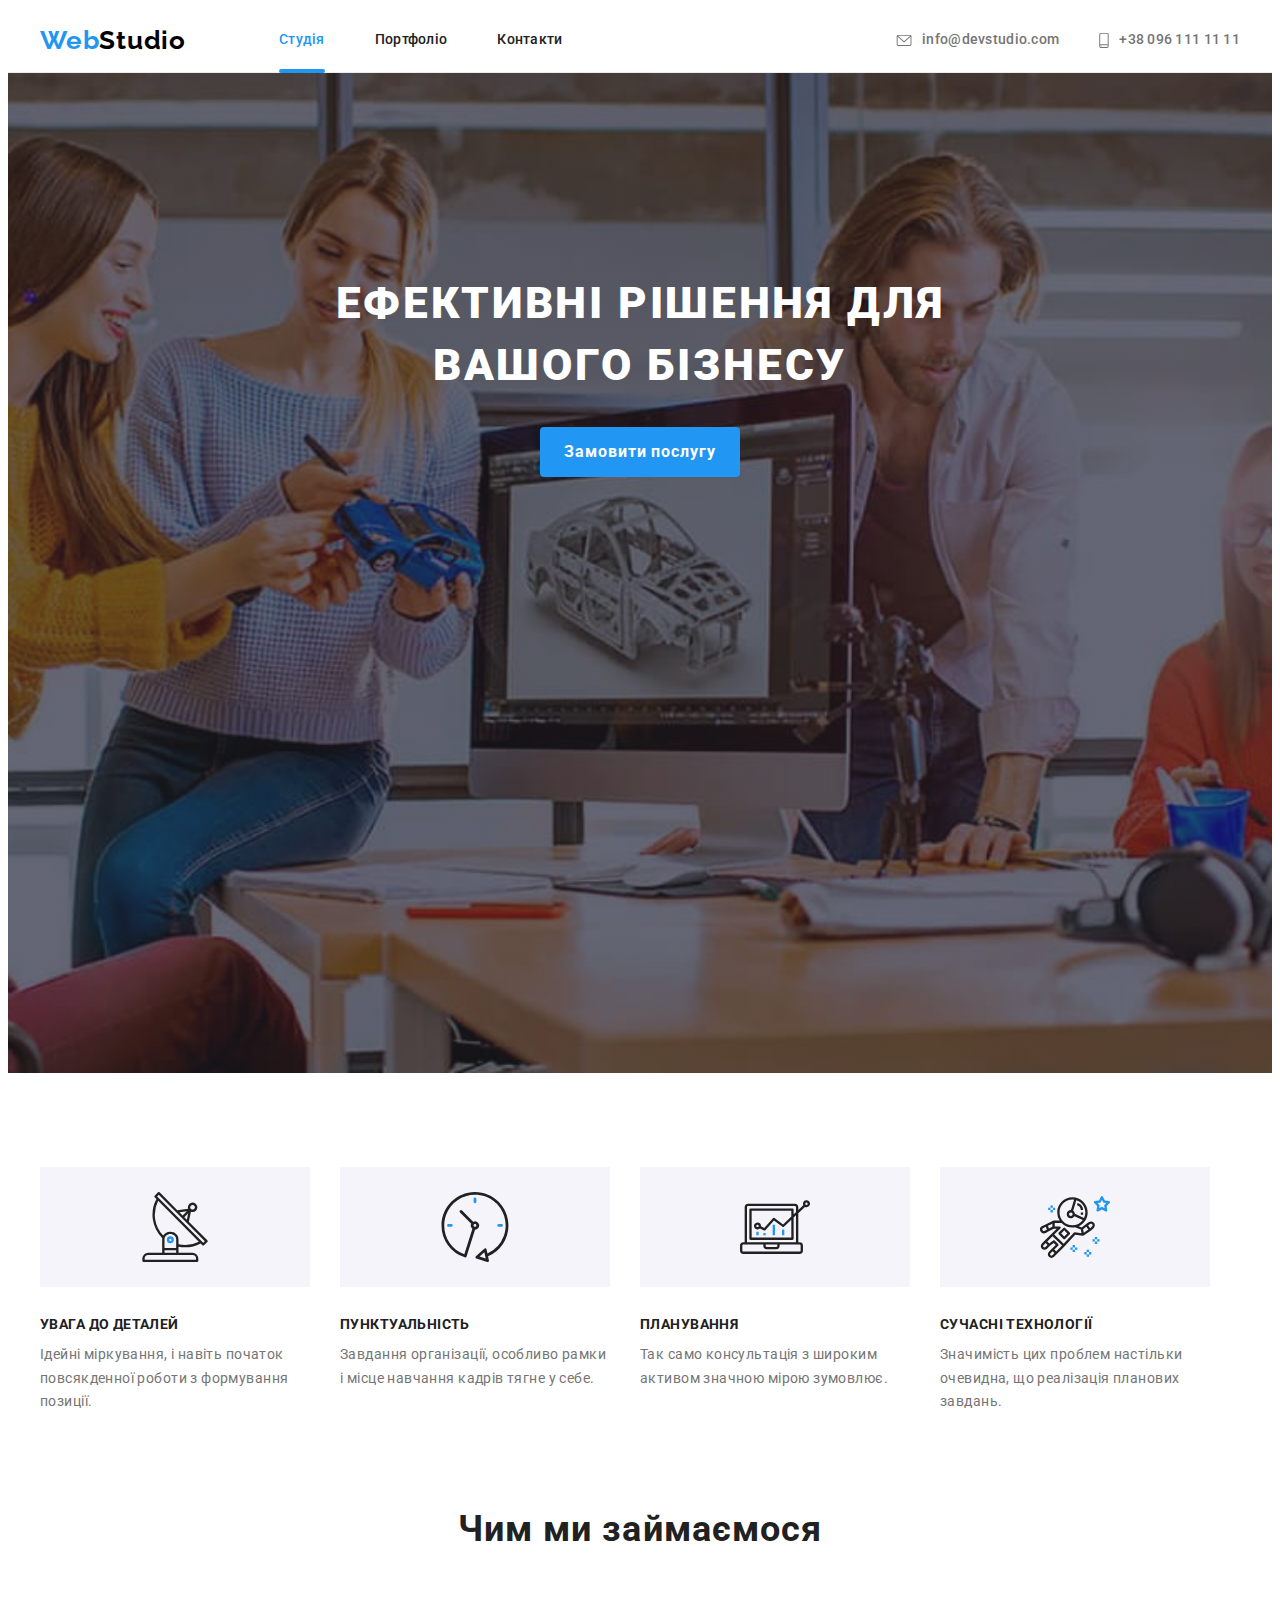
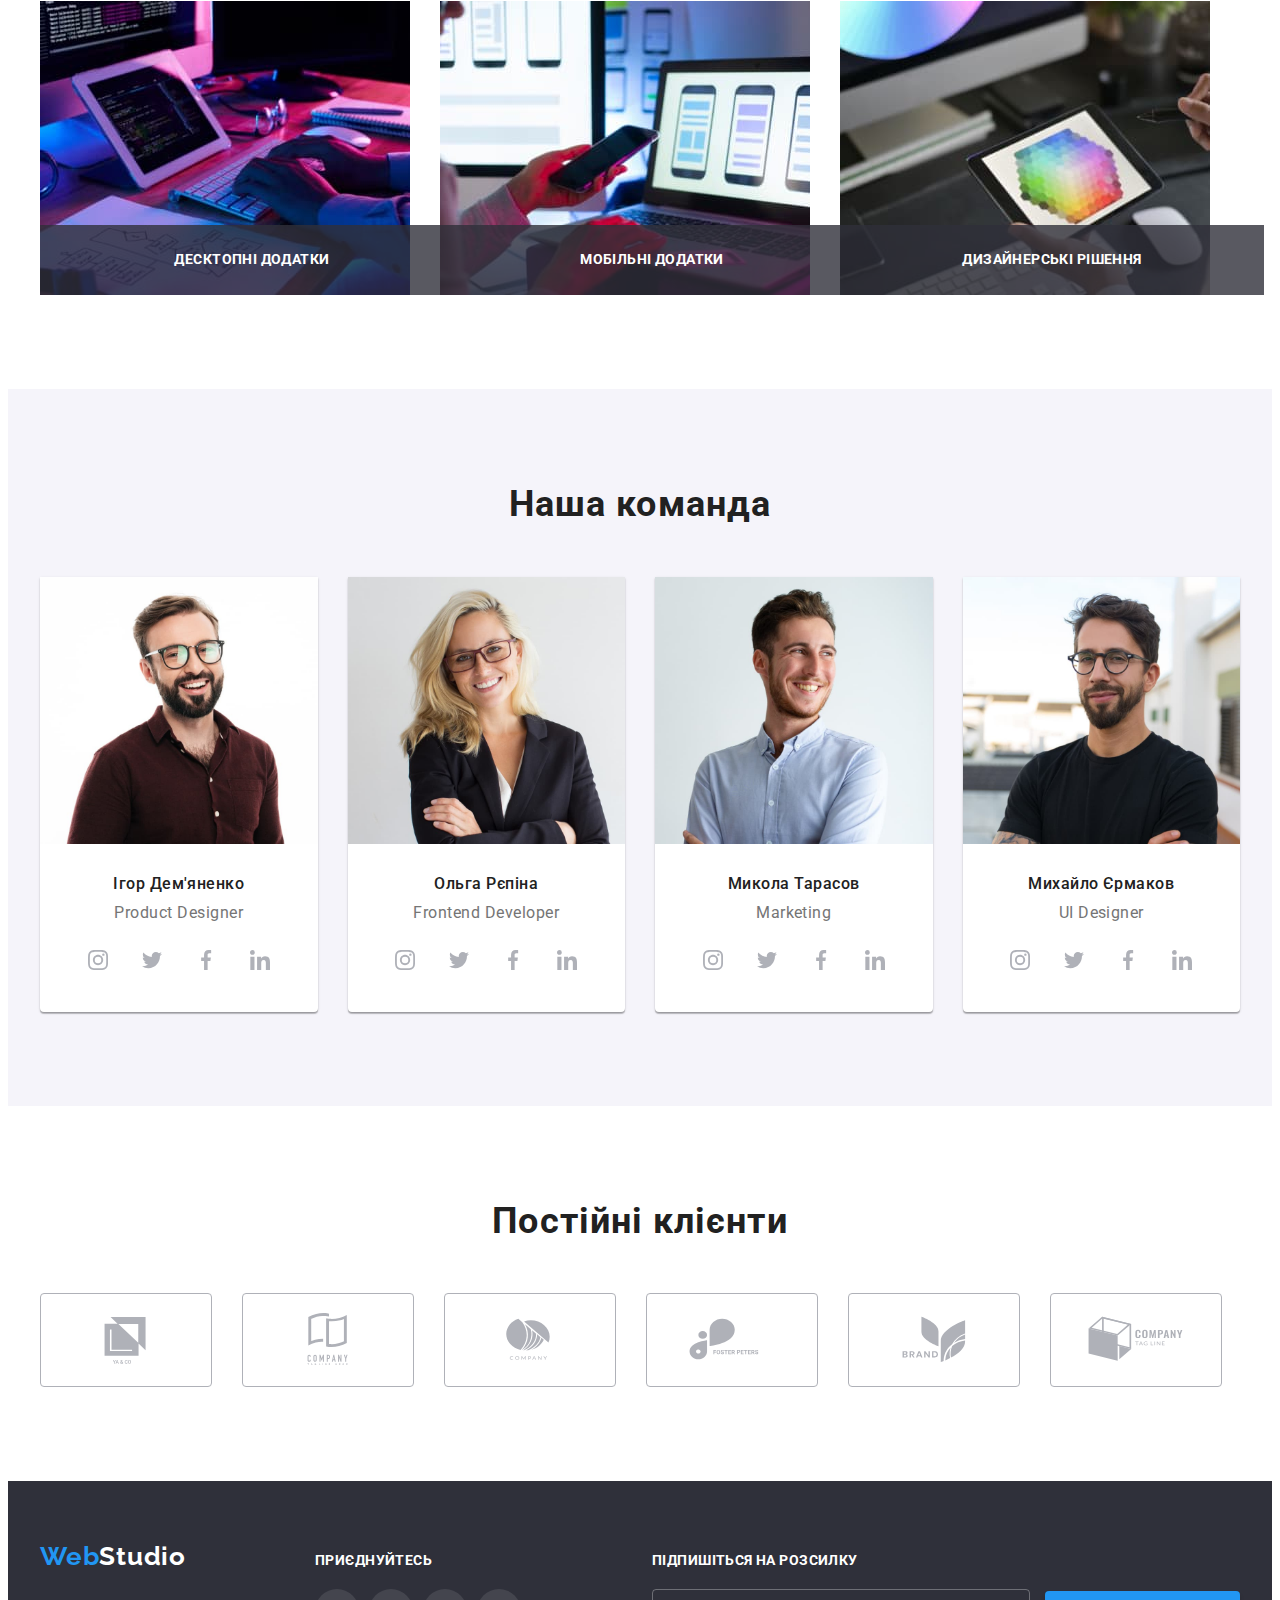
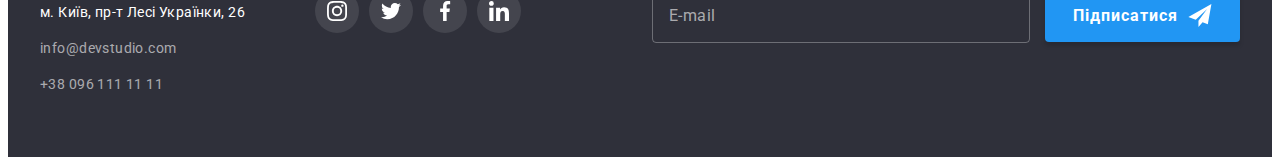
<file: index.html>
<!DOCTYPE html>
<html lang="uk">
<head>
    <meta charset="UTF-8">
    <meta http-equiv="X-UA-Compatible" content="IE=edge">
    <meta name="viewport" content="width=device-width, initial-scale=1.0">
    <title>webstudio</title>
    <link rel="preconnect" href="https://fonts.googleapis.com">
    <link rel="preconnect" href="https://fonts.gstatic.com" crossorigin>
    <link href="https://fonts.googleapis.com/css2?family=Raleway:wght@700&family=Roboto:wght@400;500;700;900&display=swap"
        rel="stylesheet">
    <link rel="stylesheet" href="https://cdnjs.cloudflare.com/ajax/libs/modern-normalize/1.1.0/modern-normalize.min.css"
        integrity="sha512-wpPYUAdjBVSE4KJnH1VR1HeZfpl1ub8YT/NKx4PuQ5NmX2tKuGu6U/JRp5y+Y8XG2tV+wKQpNHVUX03MfMFn9Q=="
        crossorigin="anonymous" referrerpolicy="no-referrer" />
    <link rel="stylesheet" href="./css/styles.css">
</head>
<body>
    <header class="header">
        <div class="container header-container">
            <a href="index.html" class="header-logo link"> <span class="header-logo">Web</span>Studio</a>
            <nav class="header-nav">
                <ul class="header-list list">
                    <li class="header-element"><a href="index.html" class="header-link header-link-active link"><div class="active-liner"></div>Студія</a></li>
                    <li class="header-element"><a href="portfolio.html" class="header-link link">Портфоліо</a></li>
                    <li class="header-element"><a href="" class="header-link link">Контакти</a></li>
                </ul>
            </nav>
            <ul class="contacts-list list">
                <li class="contacts-element"><a href="mailto:info@devstudio.com" class="header-mail link"> 
                    <svg class="contacts-icon envelope">
                        <use href="./img/symbol-defs.svg#icon-envelope"></use>
                    </svg>info@devstudio.com</a>
                </li>
                <li class="contacts-element"><a href="tel:+380961111111" class="header-tel link">
                    <svg class="contacts-icon smartphone">
                        <use href="./img/symbol-defs.svg#icon-smartphone"></use>
                    </svg>+38 096 111 11 11</a>
                </li>
            </ul>
        </div>
    </header>
    <main>
        <section class="decision overlay section">
            <div class="container ">
                <h1 class="decision-heading">Ефективні рішення  для <br> вашого бізнесу</h1>
                <button type="button" class="btn" data-modal-open>Замовити послугу</button>
            </div>
        </section>
    
        <section class="benefits section">
            <div class="container">
                <h2 class="visually-hidden">переваги</h2>
                <ul class="benefits-list list">
                    <li class="benefits-element">
                        <div class="benefits-icons">
                            <svg width="70" height="70">
                                <use href="./img/symbol-defs.svg#icon-antenna-1"></use>
                            </svg>
                        </div>
                        <h3 class="benefit-heading">УВАГА ДО ДЕТАЛЕЙ</h3>
                        <p class="subtitle">Ідейні міркування, і навіть початок повсякденної роботи з формування позиції.</p>
                    </li>
                    <li class="benefits-element">
                        <div class="benefits-icons">
                            <svg width="70" height="70">
                                <use href="./img/symbol-defs.svg#icon-clock-1"></use>
                            </svg>
                        </div>
                        <h3 class="benefit-heading">ПУНКТУАЛЬНІСТЬ</h3>
                        <p class="subtitle">Завдання організації, особливо рамки і місце навчання кадрів тягне у себе.</p>
                    </li>
                    <li class="benefits-element">
                        <div class="benefits-icons">
                            <svg width="70" height="70">
                                <use href="./img/symbol-defs.svg#icon-diagram-1"></use>
                            </svg>
                        </div>
                        <h3 class="benefit-heading">ПЛАНУВАННЯ</h3>
                        <p class="subtitle"> Так само консультація з широким активом значною мірою зумовлює.</p>
                    </li>
                    <li class="benefits-element">
                        <div class="benefits-icons">
                            <svg width="70" height="70">
                                <use href="./img/symbol-defs.svg#icon-astronaut-1"></use>
                            </svg>
                        </div>
                        <h3 class="benefit-heading">СУЧАСНІ ТЕХНОЛОГІЇ</h3>
                        <p class="subtitle">Значимість цих проблем настільки очевидна, що реалізація планових завдань.</p>
                    </li>
                </ul>
          </div>
        </section>
        
        <section class="work section">
            <div class="container">

                <h2 class="work-heading heading">Чим ми займаємося</h2>
                <ul class="work-list list"> 
                    <li class="work-element">
                        <img 
                            src="./img/img.jpg"
                            alt="Десктопні додатки"
                            width="370" 
                            class="work-img"
                        />
                        <p class="work-cover-text">Десктопні додатки</p>
                    </li>
                    <li class="work-element">
                        <img
                            src="./img/img1.jpg"
                            alt="мобільні додатки"
                            width="370"
                            class="work-img"
                        />
                        <p class="work-cover-text">Мобільні додатки</p>
                    </li>
                    <li class="work-element">
                        <img
                            src="./img/img2.jpg"
                            alt="дизайнерські рішення"
                            width="370"
                            class="work-img"
                        />
                        <p class="work-cover-text">Дизайнерські рішення</p>
                    </li>
            </ul>

           </div>
    
        </section>
    
        <section class="team section">
            <div class="container">
                <h2 class="team-heading heading">Наша команда</h2>
                <ul class="team-list list">
                    <li class="team-element">
                        <img src="./img/img3.jpg" alt="Ігор Дем'яненко" width="270" class="team-img">
                        <div class="team-inform">
                            <h3 class="headline">Ігор Дем'яненко</h3>
                            <p class="team-subtitle">Product Designer</p>
                            <ul class="team-list-icon list">
                                <li class="team-icon">
                                    <a href="" class="link team-icon-svg">
                                        <svg width="20" height="20">
                                            <use href="./img/symbol-defs.svg#icon-instagram-2"></use>
                                        </svg>
                                    </a>
                                </li>
                                <li class="team-icon">
                                    <a href="" class="link team-icon-svg">
                                        <svg width="20" height="20">
                                            <use href="./img/symbol-defs.svg#icon-twitter-2"></use>
                                        </svg>
                                    </a>
                                </li>
                                <li  class="team-icon">
                                    <a href="" class="link team-icon-svg">
                                        <svg width="20" height="20">
                                            <use href="./img/symbol-defs.svg#icon-facebook-2"></use>
                                        </svg>
                                    </a>
                                </li>
                                <li class="team-icon">
                                    <a href="" class="link team-icon-svg">
                                        <svg width="20" height="20">
                                            <use href="./img/symbol-defs.svg#icon-linkedin-2"></use>
                                        </svg>
                                    </a>
                                </li>
                            </ul>
                        </div>
                    </li>
                    <li class="team-element">
                        <img src="./img/img4.jpg" alt="Ольга Рєпіна" width="270" class="team-img">
                        <div class="team-inform">
                            <h3 class="headline">Ольга Рєпіна</h3>
                            <p class="team-subtitle">Frontend Developer</p>
                            <ul class="team-list-icon list">
                                <li class="team-icon">
                                    <a href="" class="link team-icon-svg">
                                        <svg width="20" height="20">
                                            <use href="./img/symbol-defs.svg#icon-instagram-2"></use>
                                        </svg>
                                    </a>
                                </li>
                                <li class="team-icon">
                                    <a href="" class="link team-icon-svg">
                                        <svg width="20" height="20">
                                            <use href="./img/symbol-defs.svg#icon-twitter-2"></use>
                                        </svg>
                                    </a>
                                </li>
                                <li class="team-icon">
                                    <a href="" class="link team-icon-svg">
                                        <svg width="20" height="20">
                                            <use href="./img/symbol-defs.svg#icon-facebook-2"></use>
                                        </svg>
                                    </a>
                                </li>
                                <li class="team-icon">
                                    <a href="" class="link team-icon-svg">
                                        <svg width="20" height="20">
                                            <use href="./img/symbol-defs.svg#icon-linkedin-2"></use>
                                        </svg>
                                    </a>
                                </li>
                            </ul>
                        </div>
                    </li>
                    <li class="team-element">
                        <img src="./img/img5.jpg" alt="Микола Тарасов" width="270" class="team-img">
                        <div class="team-inform">
                            <h3 class="headline">Микола Тарасов</h3>
                            <p class="team-subtitle">Marketing</p>
                            <ul class="team-list-icon list">
                                <li class="team-icon">
                                    <a href="" class="link team-icon-svg">
                                        <svg width="20" height="20">
                                            <use href="./img/symbol-defs.svg#icon-instagram-2"></use>
                                        </svg>
                                    </a>
                                </li>
                                <li class="team-icon">
                                    <a href="" class="link team-icon-svg">
                                        <svg width="20" height="20">
                                            <use href="./img/symbol-defs.svg#icon-twitter-2"></use>
                                        </svg>
                                    </a>
                                </li>
                                <li class="team-icon">
                                    <a href="" class="link team-icon-svg">
                                        <svg width="20" height="20">
                                            <use href="./img/symbol-defs.svg#icon-facebook-2"></use>
                                        </svg>
                                    </a>
                                </li>
                                <li class="team-icon">
                                    <a href="" class="link team-icon-svg">
                                        <svg width="20" height="20">
                                            <use href="./img/symbol-defs.svg#icon-linkedin-2"></use>
                                        </svg>
                                    </a>
                                </li>
                            </ul>
                        </div>
                    </li>
                    <li class="team-element">
                        <img src="./img/img6.jpg" alt="Михайло Єрмаков" width="270" class="team-img">
                        <div class="team-inform">
                            <h3 class="headline">Михайло Єрмаков</h3>
                            <p class="team-subtitle">UI Designer</p>
                            <ul class="team-list-icon list">
                                <li class="team-icon">
                                    <a href="" class="link team-icon-svg">
                                        <svg width="20" height="20">
                                            <use href="./img/symbol-defs.svg#icon-instagram-2"></use>
                                        </svg>
                                    </a>
                                </li>
                                <li class="team-icon">
                                    <a href="" class="link team-icon-svg">
                                        <svg width="20" height="20">
                                            <use href="./img/symbol-defs.svg#icon-twitter-2"></use>
                                        </svg>
                                    </a>
                                </li>
                                <li class="team-icon">
                                    <a href="" class="link team-icon-svg">
                                        <svg width="20" height="20">
                                            <use href="./img/symbol-defs.svg#icon-facebook-2"></use>
                                        </svg>
                                    </a>
                                </li>
                                <li class="team-icon">
                                    <a href="" class="link team-icon-svg">
                                        <svg width="20" height="20">
                                            <use href="./img/symbol-defs.svg#icon-linkedin-2"></use>
                                        </svg>
                                    </a>
                                </li>
                            </ul>
                        </div>
                    </li>
                </ul>
            </div>
    
        </section>
        <section class="customers section">
            <div class="container">
                <h2 class="customers-heading heading">Постійні клієнти</h2>
                <ul class="customers-list list">
                    <li class="customers-icon"> <a href="" class="customers-icon-link link">
                        <svg width="160" height="60">
                            <use href="./img/symbol-defs.svg#icon-Logo-1"></use>
                        </svg></a>
                    </li>
                    <li class="customers-icon"> <a href="" class="customers-icon-link link">
                        <svg width="160" height="60">
                            <use href="./img/symbol-defs.svg#icon-Logo-2"></use>
                        </svg></a>
                    </li>
                    <li class="customers-icon"> <a href="" class="customers-icon-link link">
                        <svg width="160" height="60">
                            <use href="./img/symbol-defs.svg#icon-Logo-3"></use>
                        </svg></a>
                    </li>
                    <li class="customers-icon"> <a href="" class="customers-icon-link link">
                        <svg width="160" height="60" class="customers-icon-svg">
                            <use href="./img/symbol-defs.svg#icon-Logo-4"></use>
                        </svg></a>
                    </li>
                    <li class="customers-icon"><a href="" class="customers-icon-link link">
                        <svg width="160" height="60">
                            <use href="./img/symbol-defs.svg#icon-Logo-5"></use>
                        </svg></a>
                    </li>
                    <li class="customers-icon"> <a href="" class="customers-icon-link link">
                        <svg width="160" height="60">
                            <use href="./img/symbol-defs.svg#icon-Logo-6"></use>
                        </svg></a>
                    </li>
                </ul>
            </div>
        </section>
    </main>
    <footer>
        <div class="container footer-container">
            <div class="">
                <a href="index.html" class="footer-logo link"> <span class="footer-logo">Web</span>Studio</a>
            
                <address class="footer-address">
                    <ul class="list footer-list">
                        <li class="footer-element"><a href="https://goo.gl/maps/XC93UawWn5YDiqj28" target="_blank" rel="noopeneer noreferrer nofollow" class="footer-addres link">м. Київ, пр-т Лесі Українки, 26</a></li>
                        <li class="footer-element"><a href="mailto:info@devstudio.com" class="footer-mail-tel  link">info@devstudio.com</a></li>
                        <li class="footer-element"><a href="tel:+380961111111" class="footer-mail-tel link">+38 096 111 11 11</a></li>
                    </ul>
                </address>
            </div>
            
       

            <div class="footer-social-container">
                <p class="footer-heading">приєднуйтесь</p>
                <ul class="footer-social-list list">
                    <li class="footer-social-element">
                        <a href="" class="footer-social-icon-svg">
                            <svg width="20" height="20">
                                <use href="./img/symbol-defs.svg#icon-instagram-1"></use>
                            </svg>
                        </a>
                    </li>
                    <li class="footer-social-element">
                        <a href="" class="footer-social-icon-svg">
                            <svg width="20" height="20">
                                <use href="./img/symbol-defs.svg#icon-twitter-1"></use>
                            </svg>
                        </a>
                    </li>
                    <li class="footer-social-element">
                        <a href="" class="footer-social-icon-svg">
                            <svg width="20" height="20">
                                <use href="./img/symbol-defs.svg#icon-facebook-1"></use>
                            </svg>
                        </a>
                    </li>
                    <li class="footer-social-element">
                        <a href="" class="footer-social-icon-svg">
                            <svg width="20" height="20">
                                <use href="./img/symbol-defs.svg#icon-linkedin-1"></use>
                            </svg>
                        </a>
                    </li>
                </ul>
            </div>
            <div class="footer-form">
                <p class="footer-heading">Підпишіться на розсилку</p>
                <form action=" " class="subscribe-form">
                    <input type="email" name="email" class="footer-form-email" placeholder="E-mail">
                    <button type="submit" class="subscribe-btn btn">Підписатися
                        <svg class="subscribe-btn-icon" width="24" height="24">
                            <use href="img/symbol-defs.svg#icon-send"></use>
                        </svg>
                    </button>
                </form>


            </div>
        </div>
    </footer>
    <div class="backdrop is-hidden" data-modal>
        <div class="modal">
            <button type="button" class="modal-button" data-modal-close>
                <svg width="18" height="18" class="modal-button-svg">
                    <use href="./img/symbol-defs.svg#icon-close-black"></use>
                </svg>
            </button>

            <p class="modal-heading">Залиште свої дані, ми вам передзвонимо</p>
            <form action="">
                <div class="modal-input-group">
                    <label for="name">Ім'я</label>
                    <div class="modal-input-wrapper">
                        <input type="text" class="modal-input" name="name" id="name" required>
                        <svg class="modal-input-icon" width="18" height="18">
                            <use href="./img/symbol-defs.svg#icon-person"></use>
                        </svg>
                    </div>
                </div>
                <div class="modal-input-group">
                    <label for="tel">Телефон</label>
                    <div class="modal-input-wrapper">
                        <input type="tel" class="modal-input" id="tel" value="+380" name="tel" pattern="[\+]\d{3}\s[\(]\d{2}[\)]\s\d{3}[\-]\d{2}[\-]\d{2}" required>
                        <svg class="modal-input-icon" width="18" height="18">
                            <use href="./img/symbol-defs.svg#icon-phone"></use>
                        </svg>
                    </div>
                </div>
                <div class="modal-input-group">
                    <label for="email">Пошта</label>
                    <div class="modal-input-wrapper">
                        <input type="email" class="modal-input" name="email" id="email" required>
                        <svg class="modal-input-icon" width="18" height="18">
                            <use href="./img/symbol-defs.svg#icon-email"></use>
                        </svg>
                    </div>
                </div>
                <div class="modal-input-group">
                    <label for="comment">Коментар</label>
                    <textarea name="comment" id="comment" class="modal-text" placeholder="Введіть текст"></textarea>
                </div>
                <div class="modal-input-group-checkbox">
                    <input type="checkbox" name="politic" id="politic" class="modal-politic-check visually-hidden">
                    <label for="politic" class="modal-politic-label">Погоджуюся з розсилкою та приймаю <a href="" class="link-politic">Умови договору</a></label>
                </div>
                <button type="submit" class="btn modal-btn">Відправити</button>
            </form>
    
        </div>
    
    </div>
    <script src="./js/modal.js"></script>

</body>
</html>
</file>
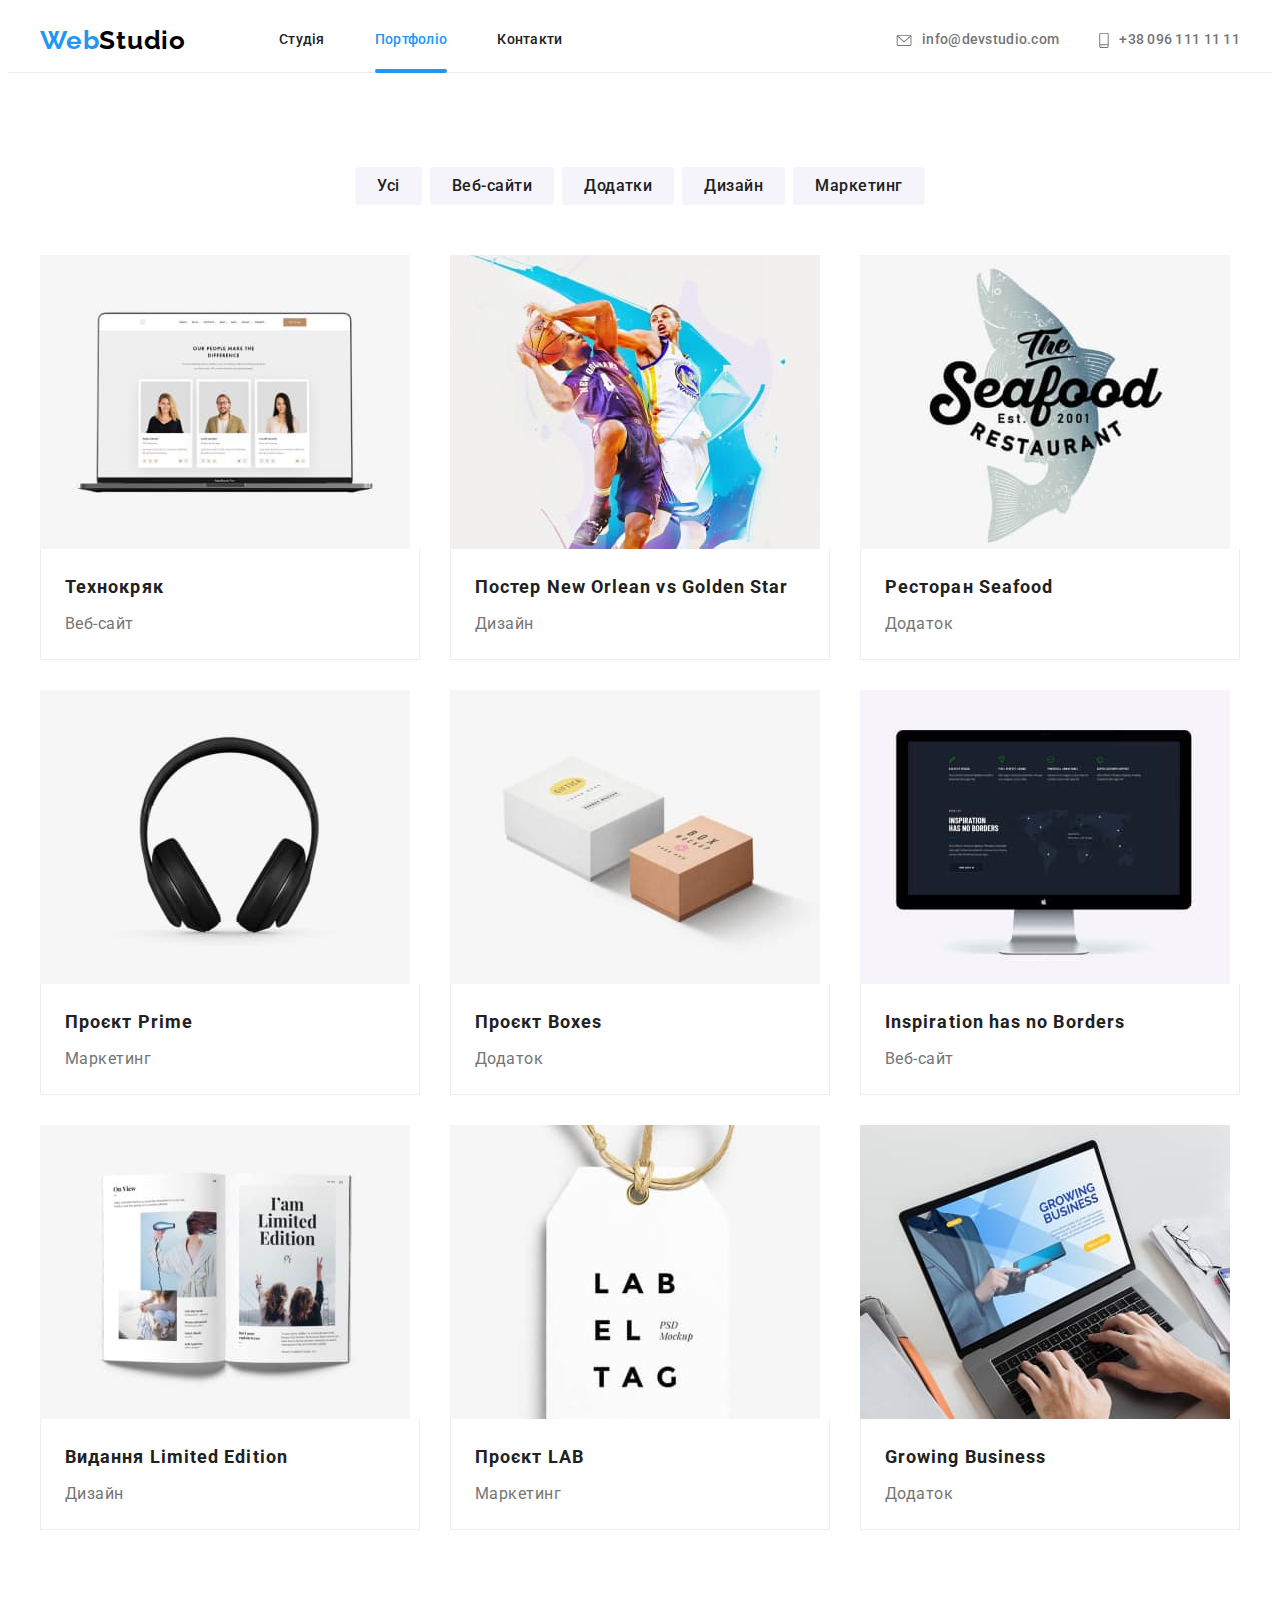
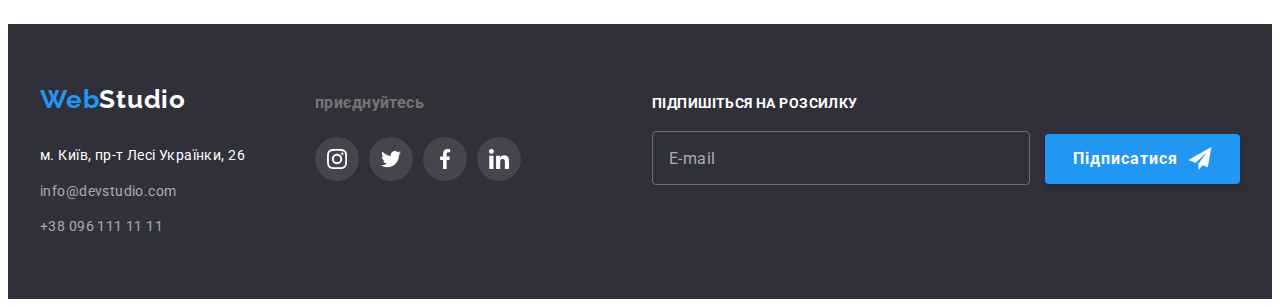
<file: portfolio.html>
<!DOCTYPE html>
<html lang="uk">
<head>
    <meta charset="UTF-8">
    <meta http-equiv="X-UA-Compatible" content="IE=edge">
    <meta name="viewport" content="width=device-width, initial-scale=1.0">
    <title>portfolio</title>
    <link rel="preconnect" href="https://fonts.googleapis.com">
    <link rel="preconnect" href="https://fonts.gstatic.com" crossorigin>
    <link href="https://fonts.googleapis.com/css2?family=Raleway:wght@700&family=Roboto:wght@400;500;700;900&display=swap"
        rel="stylesheet">
    <link rel="stylesheet" href="https://cdnjs.cloudflare.com/ajax/libs/modern-normalize/1.1.0/modern-normalize.min.css"
        integrity="sha512-wpPYUAdjBVSE4KJnH1VR1HeZfpl1ub8YT/NKx4PuQ5NmX2tKuGu6U/JRp5y+Y8XG2tV+wKQpNHVUX03MfMFn9Q=="
        crossorigin="anonymous" referrerpolicy="no-referrer" />
    <link rel="stylesheet" href="./css/styles.css">
</head>
<body>
    <header class="header">
        <div class="container header-container">
            <a href="index.html" class="header-logo link"> <span class="header-logo">Web</span>Studio</a>
            <nav class="header-nav">
                <ul class="header-list list">
                    <li class="header-element"><a href="index.html" class="header-link  link">Студія</a> </li>
                    <li class="header-element"><a href="portfolio.html" class="header-link header-link-active link"><div class="active-liner"></div>Портфоліо</a></li>
                    <li class="header-element"><a href="" class="header-link link">Контакти</a></li>
                </ul>
            </nav>
            <ul class="contacts-list list">
                <li class="contacts-element"><a href="mailto:info@devstudio.com" class="header-mail link">
                        <svg class="contacts-icon envelope">
                            <use href="./img/symbol-defs.svg#icon-envelope"></use>
                        </svg>info@devstudio.com</a>
                </li>
                <li class="contacts-element"><a href="tel:+380961111111" class="header-tel link">
                        <svg class="contacts-icon smartphone">
                            <use href="./img/symbol-defs.svg#icon-smartphone"></use>
                        </svg>+38 096 111 11 11</a>
                </li>
            </ul>
        </div>
    </header>
    <main>
        <section class="portfolio section">
            <div class="container">

                <h1 class="visually-hidden">портфоліо</h1>

                <ul class="button-list list">
                    <li class="button-element"><button type="button"  class="portfolio-btn">Усі</button></li>
                    <li class="button-element"><button type="button"  class="portfolio-btn">Веб-сайти</button></li>
                    <li class="button-element"><button type="button"  class="portfolio-btn">Додатки</button></li>
                    <li class="button-element"><button type="button"  class="portfolio-btn">Дизайн</button></li>
                    <li class="button-element"><button type="button"  class="portfolio-btn">Маркетинг</button></li>
                </ul>
            
        
            
                <ul class="portfolio-list list">
                    <li class="portfolio-element">
                        <a href="" class="portfolio-element-link link">
                            <div class="portfolio-thumb">
                                <img src="./img/img-p1.jpg" alt="Технокряк" width="370" class="portfolio-img">
                                <p class="portfolio-cover-text">Ресурс пропонує комплексні пропозиції з різним рівнем функціоналу та сервісів. Все це дозволить відвідувачу отримати
                                вичерпні відомості про компанію чи приватну особу.</p>
                            </div>
                            <div class="portfolio-inform">
                                <h2 class="portfolio-heading">Технокряк</h2>
                                <p class="portfolio-subtitle">Веб-сайт</p>
                            </div>
                        </a>
                    </li>
                    <li class="portfolio-element"> <a href="" class="portfolio-element-link link">
                        <img src="./img/img-p2.jpg" alt="Постер N.O. vs G.S." width="370" class="portfolio-img">
                        <div class="portfolio-inform">
                            <h2 class="portfolio-heading" >Постер New Orlean vs Golden Star</h2>
                            <p class="portfolio-subtitle">Дизайн</p>
                        </div></a>
                    </li>
                    <li class="portfolio-element"> <a href="" class="portfolio-element-link link">
                        <img src="./img/img-p3.jpg" alt="Ресторан Seafood" width="370" class="portfolio-img">
                        <div class="portfolio-inform">
                            <h2 class="portfolio-heading">Ресторан Seafood</h2>
                            <p class="portfolio-subtitle">Додаток</p>
                        </div></a>
                    </li>
                    <li class="portfolio-element"> <a href="" class="portfolio-element-link link">
                        <img src="./img/img-p4.jpg" alt="Проєкт Prime" width="370" class="portfolio-img">
                        <div class="portfolio-inform">
                            <h2 class="portfolio-heading">Проєкт Prime</h2>
                            <p class="portfolio-subtitle">Маркетинг</p>
                        </div></a>
                    </li>
                    <li class="portfolio-element"> <a href="" class="portfolio-element-link link">
                        <img src="./img/img-p5.jpg" alt="Проєкт Boxes" width="370" class="portfolio-img">
                        <div class="portfolio-inform">
                            <h2 class="portfolio-heading">Проєкт Boxes</h2>
                            <p class="portfolio-subtitle">Додаток</p>
                        </div></a>
                    </li>
                    <li class="portfolio-element"> <a href="" class="portfolio-element-link link">
                        <img src="./img/img-p6.jpg" alt="Веб-сайт Inspiration" width="370" class="portfolio-img">
                        <div class="portfolio-inform">
                            <h2 class="portfolio-heading">Inspiration has no Borders</h2>
                            <p class="portfolio-subtitle">Веб-сайт</p>
                        </div></a>
                    </li>
                    <li class="portfolio-element"> <a href="" class="portfolio-element-link link">
                        <img src="./img/img-p7.jpg" alt="Видання Limited Edition" width="370" class="portfolio-img">
                        <div class="portfolio-inform">
                            <h2 class="portfolio-heading">Видання Limited Edition</h2>
                            <p class="portfolio-subtitle">Дизайн</p>
                        </div></a>
                    </li>
                    <li class="portfolio-element"> <a href="" class="portfolio-element-link link">
                        <img src="./img/img-p8.jpg" alt="Проєкт LAB" width="370" class="portfolio-img">
                        <div class="portfolio-inform">
                            <h2 class="portfolio-heading">Проєкт LAB</h2>
                            <p class="portfolio-subtitle">Маркетинг</p>
                        </div> </a>
                    </li>
                    <li class="portfolio-element"> <a href="" class="portfolio-element-link link">
                        <img src="./img/img-p9.jpg" alt="Додаток Growing Business" width="370" class="portfolio-img">
                        <div class="portfolio-inform">
                            <h2 class="portfolio-heading" >Growing Business</h2>
                            <p class="portfolio-subtitle">Додаток</p>
                        </div></a>
                    </li>
                </ul>
            </div>

    
        </section>

    </main>
    <footer>
        <div class="container footer-container">
            <div class="">
                <a href="index.html" class="footer-logo link"> <span class="footer-logo">Web</span>Studio</a>
    
                <address class="footer-address">
                    <ul class="list footer-list">
                        <li class="footer-element"><a href="https://goo.gl/maps/XC93UawWn5YDiqj28" target="_blank"
                                rel="noopeneer noreferrer nofollow" class="footer-addres link">м. Київ, пр-т Лесі Українки,
                                26</a></li>
                        <li class="footer-element"><a href="mailto:info@devstudio.com"
                                class="footer-mail-tel  link">info@devstudio.com</a></li>
                        <li class="footer-element"><a href="tel:+380961111111" class="footer-mail-tel link">+38 096 111 11
                                11</a></li>
                    </ul>
                </address>
            </div>
    
    
    
            <div class="footer-social-container">
                <h2 class="visually-hidden">coц мережі</h2>
                <h3 class="footer-social-heading">приєднуйтесь</h3>
                <ul class="footer-social-list list">
                    <li class="footer-social-element">
                        <a href="" class="footer-social-icon-svg">
                            <svg width="20" height="20">
                                <use href="./img/symbol-defs.svg#icon-instagram-1"></use>
                            </svg>
                        </a>
                    </li>
                    <li class="footer-social-element">
                        <a href="" class="footer-social-icon-svg">
                            <svg width="20" height="20">
                                <use href="./img/symbol-defs.svg#icon-twitter-1"></use>
                            </svg>
                        </a>
                    </li>
                    <li class="footer-social-element">
                        <a href="" class="footer-social-icon-svg">
                            <svg width="20" height="20">
                                <use href="./img/symbol-defs.svg#icon-facebook-1"></use>
                            </svg>
                        </a>
                    </li>
                    <li class="footer-social-element">
                        <a href="" class="footer-social-icon-svg">
                            <svg width="20" height="20">
                                <use href="./img/symbol-defs.svg#icon-linkedin-1"></use>
                            </svg>
                        </a>
                    </li>
                </ul>
            </div>
            
            <div class="footer-form">
                <p class="footer-heading">Підпишіться на розсилку</p>
                <form action=" " class="subscribe-form">
                    <input type="email" name="email" class="footer-form-email" placeholder="E-mail">
                    <button type="submit" class="subscribe-btn btn">Підписатися
                        <svg class="subscribe-btn-icon" width="24" height="24">
                            <use href="img/symbol-defs.svg#icon-send"></use>
                        </svg>
                    </button>
                </form>
            
            
            </div>
    
        </div>
    </footer>

</body>
</html>
</file>
<file: css/styles.css>
:root{
--primary-header-color: #FFFFFF;
--second-header-color: #212121;
--primary-subtitle-color: #757575;
--accent-color: #2196F3;
--primary-btn-color: #FFFFFF;
--primary-link-color: #FFFFFF;
--second-link-color: #757575;
--primary-background-color: #FFFFFF;
--second-background-color: #2F303A;
--header-logo-color: #000000;
--team-background-color: #F5F4FA;
--footer-mail-tel-color: rgba(255, 255, 255, 0.6);
--second-background-color-icon: #2196F3;
--primary-background-color-icon: #AFB1B8;
--footer-background-color: rgba(255, 255, 255, 0.1);
--primary-cover-color: rgba(33, 150, 243, 0.9);
--backdrop-background-color: rgba(0, 0, 0, 0.2);
--primary-input-border-color: rgba(33, 33, 33, 0.2);
--primary-input-placeholder: rgba(117, 117, 117, 0.5);
--primary-fill-modal-icon: #212121;
--primary-footer-input-border-color: rgba(255, 255, 255, 0.3);
}

.link{
    text-decoration: none;
}
.list{
    list-style: none;
}
p,
h1,
h2,
h3{
    margin: 0px;
}
ul {
    margin: 0px;
    padding: 0px;
}
button {
    cursor: pointer;
}

body {
    font-family: 'Roboto', sans-serif;
    font-weight: 400;
    font-size: 14px;
    line-height: 1.7;
    letter-spacing: 0.03em;
    color: var(--primary-subtitle-color);
    background-color: var(--primary-background-color);
}
.container{
    width: 1200px;
    padding: 0px 15px;
    margin: 0 auto;
} 
.section {
    padding-top: 94px;
    padding-bottom: 94px;
}
/* ---------header--------- */
.header{
    border-bottom: 1px solid #ECECEC;
}
.header-container {
    display: flex;
    align-items: center;
}

.header-logo{
    font-family: 'Raleway', sans-serif;
    font-weight: 700;
    font-size: 26px;
    line-height: 1.2;
    letter-spacing: 0.03em;
    color: var(--header-logo-color);
    transition: transform 250ms cubic-bezier(0.4, 0, 0.2, 1);
}
span.header-logo{
    color: var(--accent-color);
}
.header-logo:hover,
.header-logo:focus{
    color: var(--header-logo-color);
}
span.header-logo:hover,
span.header-logo:focus{
    color: var(--accent-color);
}
.header-nav{
    margin-left: 93px;
    margin-right: auto;
}
.header-list {
    display: flex;
}
.header-element{
    margin-right: 50px;
}
.header-element:nth-last-child(-n+1) {
    margin-right: 0px;
}

.header-link{
    font-weight: 500;
    font-size: 14px;
    line-height: 1.1;
    letter-spacing: 0.02em;
    color: #212121;
    cursor: pointer;
    padding-top: 24px;
    padding-bottom: 25px;
    display: block;
    transition: transform 250ms cubic-bezier(0.4, 0, 0.2, 1), color 250ms cubic-bezier(0.4, 0, 0.2, 1);
}
.header-link:hover,
.header-link:focus{
    color: var(--accent-color);
}
.header-link-active{
    color: var(--accent-color);
    position: relative;

}
.active-liner{
    position: absolute;
    height: 4px;
    width: 100%;
    background: var(--accent-color);
    border-radius: 2px;
    bottom: -1px;
}
.contacts-list {
    display: flex;
    align-items: center;
}

.contacts-element:nth-child(1){
    margin-right: 40px;
}

.header-mail{
    display: flex;
    align-items: center;
    font-weight: 500;
    font-size: 14px;
    line-height: 1.1;
    letter-spacing: 0.02em;
    color: var(--second-link-color);
    cursor: pointer;
    transition: transform 250ms cubic-bezier(0.4, 0, 0.2, 1), color 250ms cubic-bezier(0.4, 0, 0.2, 1);
}
.header-mail:hover,
.header-mail:focus{
    color: var(--accent-color);
    fill: var(--accent-color);
}
.header-tel{
    display: flex;
    align-items: center;
    font-weight: 500;
    font-size: 14px;
    line-height: 1.1;
    letter-spacing: 0.02em;
    color: var(--second-link-color);
    transition: transform 250ms cubic-bezier(0.4, 0, 0.2, 1), color 250ms cubic-bezier(0.4, 0, 0.2, 1);
}
.header-tel:hover,
.header-tel:focus {
    color: var(--accent-color);
    fill: var(--accent-color);
}
.contacts-icon{
    fill: currentColor;
    margin-right: 10px;
}

.envelope{
    width: 16px;
    Height: 12px;
}
.smartphone{
    width: 10px;
    Height: 16px;
}

/* ---------decision---------- */

.decision{
    background-color: var(--second-background-color);
    padding-top: 200px;
    padding-bottom: 200px;
}
.overlay {
    max-width: 1600px;
    height: 600px;
    margin-left: auto;
    margin-right: auto;
    background-image: linear-gradient( to right,
            rgba(47, 48, 58, 0.4),
            rgba(47, 48, 58, 0.4)),
            url(../img/Img-hero.jpg);
    background-position: center;
    background-repeat: no-repeat;
    background-size: cover;
    
}
.decision-heading{
    font-weight: 900;
    font-size: 44px;
    line-height: 1.4;
    text-align: center;
    letter-spacing: 0.06em;
    text-transform: uppercase;
    color: var(--primary-header-color);
    max-width: 696px;
    margin: 0 auto;
    margin-bottom: 30px;

}
.btn{
    font-family: inherit;
    font-weight: 700;
    font-size: 16px;
    line-height: 1.9;
    letter-spacing: 0.06em;
    color: var(--primary-btn-color);
    background-color: var(--accent-color);
    cursor: pointer;
    border: none;
    border-radius: 4px;
    display: block;
    padding: 10px 24px;
    margin: 0 auto;
    transition: transform 250ms cubic-bezier(0.4, 0, 0.2, 1), background-color 250ms cubic-bezier(0.4, 0, 0.2, 1);
    
}

.btn:hover,
.btn:focus{
    background-color: #188CE8;
}
/* ---------benefits---------- */
.benefits{
    margin: 0 auto;
}

.visually-hidden {
    position: absolute;
    width: 1px;
    height: 1px;
    margin: -1px;
    border: 0;
    padding: 0;
    white-space: nowrap;
    clip-path: inset(100%);
    clip: rect(0 0 0 0);
    overflow: hidden;
}
.benefits-list{
    display: flex;
}

.benefits-element:nth-child(-n+3){
    margin-right: 30px;
}
.benefits-icons{
    display: flex;
    justify-content: center;
    align-items: center;
    width: 270px;
    height: 120px;
    background-color: var(--team-background-color);
    margin-bottom: 30px;
}

.benefit-heading{
    font-weight: 700;
    font-size: 14px;
    line-height: 1.1;
    letter-spacing: 0.03em;
    color: var(--second-header-color);
    margin-bottom: 10px;
}
.subtitle{
    max-width: 270px;
}

/* ---------work---------- */
.work{
    padding-top: 0px;
    margin: 0 auto;
}

.heading{
    font-weight: 700;
    font-size: 36px;
    line-height:1.2;
    text-align: center;
    letter-spacing: 0.03em;
    color: var(--second-header-color);
    margin-bottom: 50px;
}
.work-list{
    display: flex;
}
.work-element{
    position: relative;
    margin-right: 30px;   
}
.work-element:nth-last-child(-n+1) {
    margin-right: 0px;
}

.work-img{
    display: block;
    width: 100%;
    height: auto;
}
.work-cover-text {
    position: absolute;
    font-weight: 700;
    line-height: 1.14;
    text-align: center;
    letter-spacing: 0.03em;
    text-transform: uppercase;
    color: var(--primary-link-color);
    background: rgba(47, 48, 58, 0.8);
    padding: 27px;
    width: 100%;
    bottom: 0;
}

/* ---------team---------- */
.team{
    background-color: var(--team-background-color);
}
.team-list{
    display: flex;

}
.team-element{
    margin-right: 30px;
    background-color: var(--primary-background-color);
    box-shadow: 0px 1px 3px rgba(0, 0, 0, 0.12), 0px 1px 1px rgba(0, 0, 0, 0.14), 0px 2px 1px rgba(0, 0, 0, 0.2);
    border-radius: 0px 0px 4px 4px;
}
.team-element:nth-last-child(-n+1) {
    margin-right: 0px;
}
.team-img {
    display: block;
    width: 100%;
    height: auto;
}

.team-inform{
    text-align: center;
    padding: 30px 0px;
}

.headline{
    font-weight: 500;
    font-size: 16px;
    line-height: 1.2;
    letter-spacing: 0.03em;
    color: var(--second-header-color);
    margin-bottom: 10px;
}
.team-subtitle{
    font-size: 16px;
    line-height:1.2;
    letter-spacing: 0.03em;
    color: var(--primary-subtitle-color);
}
.team-list-icon{
    display: flex;
    justify-content: center;
    margin-top: 16px;
}
.team-icon{
    margin-right: 10px;
}
.team-icon:nth-last-child(1){
    margin-right: 0px;
}
.team-icon-svg {
    display: flex;
    justify-content: center;
    align-items: center;
    padding: 0;
    border: none;
    width: 44px;
    height: 44px;
    border-radius: 50%;
    fill: var(--primary-background-color-icon);
    transition: transform 250ms cubic-bezier(0.4, 0, 0.2, 1), fill 250ms cubic-bezier(0.4, 0, 0.2, 1), background-color 250ms cubic-bezier(0.4, 0, 0.2, 1);
    
}
.team-icon-svg:hover,
.team-icon-svg:focus{
    fill: var(--primary-link-color);
    background-color: var(--second-background-color-icon);
}
/* ---------customers---------- */

.customers-list{
    display: flex;
}
.customers-icon{
    margin-right: 30px;
}
.customers-icon:nth-last-child(1){
    margin-right: 0px;
}
.customers-icon-link{
    display: flex;
    justify-content: center;
    align-items: center;
    padding: 0;
    width: 170px;
    height: 92px;
    border: 1px solid var(--primary-background-color-icon);
    border-radius: 4px;
    fill: var(--primary-background-color-icon);
    transition: transform 250ms cubic-bezier(0.4, 0, 0.2, 1), fill 250ms cubic-bezier(0.4, 0, 0.2, 1), border-color 250ms cubic-bezier(0.4, 0, 0.2, 1);
}
.customers-icon-link:hover,
.customers-icon-link:focus{
    border-color: var(--second-background-color-icon);
    fill: var(--second-background-color-icon);
}
/* ---------footer---------- */
footer{
    background-color: var(--second-background-color);
    padding-top: 60px;
    padding-bottom: 60px;
}
.footer-container{
    display: flex;
    align-items: baseline;
}
.footer-address{
    margin-top: 28px;
}
.footer-element:nth-child(n + 2){
    margin-top: 12px;
}
.footer-logo{
    font-family: 'Raleway', sans-serif;
    font-weight: 700;
    font-size: 26px;
    line-height: 31px;
    letter-spacing: 0.03em;
    color: var(--primary-link-color);
    transition: transform 250ms cubic-bezier(0.4, 0, 0.2, 1),color 250ms cubic-bezier(0.4, 0, 0.2, 1);
}
span.footer-logo{
    font-family: 'Raleway', sans-serif;
    color: var(--accent-color);
}
.footer-logo:hover,
.footer-logo:focus {
    color: var(--primary-background-color);
}

span.footer-logo:hover,
span.footer-logo:focus {
    color: var(--accent-color);
}

.footer-addres{
    font-size: 14px;
    line-height: 1.7;
    letter-spacing: 0.03em;
    font-style: normal;
    color: var(--primary-link-color);
    transition: transform 250ms cubic-bezier(0.4, 0, 0.2, 1), color 250ms cubic-bezier(0.4, 0, 0.2, 1);
}
.footer-mail-tel{
    font-style: normal;
    line-height: 1.7;
    letter-spacing: 0.03em;
    color: var(--footer-mail-tel-color);
    transition: transform 250ms cubic-bezier(0.4, 0, 0.2, 1), color 250ms cubic-bezier(0.4, 0, 0.2, 1);
}
.footer-mail-tel:hover,
.footer-mail-tel:focus{
    color: var(--accent-color);
}
.footer-addres:hover,
.footer-addres:focus{
    color: var(--accent-color);
}
.footer-social-container{
    display: flex;
    flex-direction: column;
    margin-left: 70px;
}
.footer-heading{
    font-weight: 700;
    font-size: 14px;
    line-height: 1.1;
    letter-spacing: 0.03em;
    text-transform: uppercase;
    color: var(--primary-header-color);
}
.footer-social-list{
    display: flex;
    margin-top: 20px;
}
.footer-social-element{
    margin-right: 10px;
}
.footer-social-element:nth-last-child(1) {
    margin-right: 0px;
}
.footer-social-icon-svg {
    display: flex;
    justify-content: center;
    align-items: center;
    padding: 0;
    border: none;
    width: 44px;
    height: 44px;
    border-radius: 50%;
    fill: var(--primary-link-color);
    background-color: var(--footer-background-color);
    transition: transform 250ms cubic-bezier(0.4, 0, 0.2, 1), background-color 250ms cubic-bezier(0.4, 0, 0.2, 1);
}

.footer-social-icon-svg:hover,
.footer-social-icon-svg:focus {
    background-color: var(--second-background-color-icon);
}

.footer-form{
    margin-left: auto;
}
.subscribe-form{
    margin-top: 20px;
}
.footer-form-email{
    width: 358px;
    height: 50px;
    padding-left: 16px;
    background-color: transparent;
    border: 1px solid var(--primary-footer-input-border-color);
    border-radius: 4px;
    font-family: 'Roboto';
    font-style: normal;
    font-weight: 400;
    font-size: 16px;
    line-height: 1.25;
    letter-spacing: 0.03em;
    color: var(--footer-mail-tel-color);
    transition: border-color 250ms cubic-bezier(0.4, 0, 0.2, 1);
}
.footer-form-email:focus,
.footer-form-email:hover{
    border-color: var(--accent-color);
}
.footer-form-email::placeholder {
    color: var(--footer-mail-tel-color);
    transition: color 250ms cubic-bezier(0.4, 0, 0.2, 1);
}
.footer-form-email:focus::placeholder,
.footer-form-email:hover::placeholder {
    color: var(--accent-color);
}


.subscribe-btn{
    display: inline;
    font-family: 'Roboto' sans-serif;
    font-style: normal;
    padding: 10px 62px 10px 28px;
    position: relative;
    margin-left: 12px;
    box-shadow: 0px 4px 4px rgba(0, 0, 0, 0.15);
}
.subscribe-btn-icon{
    position: absolute;
    top: 50%;
    right: 28px;
    transform: translateY(-50%);
    fill: var(--primary-btn-color);
}
    

/* ---------portfolio---------- */

.button-list{
    display: flex;
    align-items: center;
    justify-content: center;
    margin-bottom: 50px;
}
.button-element{
    margin-right: 8px;
}
.button-element:nth-last-child(-n+1) {
    margin-right: 0px;
}

.portfolio-btn {
    font-family: inherit;
    font-weight: 500;
    font-size: 16px;
    line-height: 1.62;
    text-align: center;
    letter-spacing: 0.03em;
    color: var(--second-header-color);
    background-color: var(--team-background-color);
    cursor: pointer;
    border: none;
    border-radius: 4px;
    padding: 6px 22px;
    transition: transform 250ms cubic-bezier(0.4, 0, 0.2, 1), color 250ms cubic-bezier(0.4, 0, 0.2, 1), background-color 250ms cubic-bezier(0.4, 0, 0.2, 1), box-shadow 250ms cubic-bezier(0.4, 0, 0.2, 1);
}


.portfolio-btn:hover,
.portfolio-btn:focus{
    color: var(--primary-btn-color);
    background-color: var(--accent-color);
    box-shadow: 0px 3px 1px rgba(0, 0, 0, 0.1), 0px 1px 2px rgba(0, 0, 0, 0.08), 0px 2px 2px rgba(0, 0, 0, 0.12);
}

.portfolio-list{
    display: flex;
    flex-wrap: wrap;
}

.portfolio-element{
    width: calc((100% - 60px ) / 3 );
    margin-right: 30px;
    margin-bottom: 30px;
}
.portfolio-element:nth-child(3n) {
    margin-right: 0px;
}
.portfolio-element:nth-last-child(-n+3) {
    margin-bottom: 0px;
}
.portfolio-element-link{
    display: block;
    transition: transform 250ms cubic-bezier(0.4, 0, 0.2, 1), box-shadow 250ms cubic-bezier(0.4, 0, 0.2, 1);
}
.portfolio-element-link:hover,
.portfolio-element-link:focus{
    box-shadow: 0px 1px 1px rgba(0, 0, 0, 0.12), 0px 4px 4px rgba(0, 0, 0, 0.06), 1px 4px 6px rgba(0, 0, 0, 0.16);
}
.portfolio-element-link:hover .portfolio-cover-text,
.portfolio-element-link:focus .portfolio-cover-text{
    transform: translateY(0);
}
.portfolio-thumb{
    position: relative;
    overflow: hidden;
}
.portfolio-cover-text{
    position: absolute;
    top: 0;
    font-size: 18px;
    line-height: 1.55;
    letter-spacing: 0.03em;
    color: var(--primary-link-color);
    background-color:var(--primary-cover-color);
    padding: 63px 24px;
    height: 100%;
    transform: translateY(100%);
    transition: transform 250ms cubic-bezier(0.4, 0, 0.2, 1);
    overflow: auto;
}
.portfolio-cover-text::-webkit-scrollbar {
    width: 5px;
}

.portfolio-cover-text::-webkit-scrollbar-track {
    box-shadow: inset 0 0 6px rgba(0, 0, 0, 0);
}

.portfolio-cover-text::-webkit-scrollbar-thumb {
    background-color: transparent;
}
.portfolio-img{
    display: block;
}
.portfolio-inform{
    border-right: 1px solid #EEEEEE;
    border-bottom: 1px solid #EEEEEE;
    border-left: 1px solid #EEEEEE;
    padding: 20px 24px;
}

.portfolio-heading {
    font-weight: 700;
    font-size: 18px;
    line-height: 2;
    letter-spacing: 0.06em;
    color: var(--second-header-color);
    margin-bottom: 4px;
}

.portfolio-subtitle {
    font-size: 16px;
    line-height: 1.87;
    letter-spacing: 0.03em;
    color: var(--primary-subtitle-color);
    width: 322px;
}

.backdrop{
    position: fixed;
    top: 0;
    width: 100%;
    height: 100%;
    background-color: var(--backdrop-background-color);
    transition: opacity 250ms cubic-bezier(0.4, 0, 0.2, 1), visibility 250ms cubic-bezier(0.4, 0, 0.2, 1);
}
.modal{
    position: absolute;
    top: 50%;
    left: 50%;
    transform: translate(-50%, -50%) scale(1);
    width: 528px;
    min-height: 581px;
    background-color: var(--primary-background-color);
    border-radius: 4px;
    box-shadow: 0px 1px 3px rgba(0, 0, 0, 0.12), 0px 1px 1px rgba(0, 0, 0, 0.14), 0px 2px 1px rgba(0, 0, 0, 0.2);
    transition: transform 250ms cubic-bezier(0.4, 0, 0.2, 1), border-radius 250ms cubic-bezier(0.4, 0, 0.2, 1);
    padding: 40px;
}
.backdrop.is-hidden .modal{
    transform: translate(-50%, -50%) scale(0);
    border-radius: 40%;
}
.modal-button{
    position: absolute;
    top: 8px;
    right: 8px;
    display: flex;
    justify-content: center;
    align-items: center;
    width: 30px;
    height: 30px;
    border: 1px solid rgba(0, 0, 0, 0.1);
    border-radius: 50%; 
    background-color: var(--primary-background-color);
    transition: border-color 250ms cubic-bezier(0.4, 0, 0.2, 1);
    fill: currentColor;
    transition: fill 250ms cubic-bezier(0.4, 0, 0.2, 1);
}
.modal-button-svg{
    padding: 0;
}
.modal-button:focus,
.modal-button:hover{
    border-color: var(--accent-color);
    fill: var(--accent-color);
}

.is-hidden{
    opacity: 0;
    visibility: hidden;
    pointer-events: none;
}
.modal-heading{
    font-weight: 700;
    font-size: 20px;
    line-height: 1.15;
    text-align: center;
    letter-spacing: 0.03em;
    color: var(--second-header-color);
    margin-bottom: 12px;
}

.modal-input{
    width: 100%;
    height: 40px;
    border: 1px solid var(--primary-input-border-color);
    border-radius: 4px;
    padding-left: 42px;
    transition: transform 250ms cubic-bezier(0.4, 0, 0.2, 1), border-color 250ms cubic-bezier(0.4, 0, 0.2, 1), fill 250ms cubic-bezier(0.4, 0, 0.2, 1);
}
.modal-input:focus,
.modal-input:hover{
    border-color: var(--accent-color);
}

.modal-input:focus + svg,
.modal-input:hover + svg {
    fill: var(--accent-color);
}
.modal-input-group{
    margin-bottom: 10px;

}
.modal-input-group:last-child {
    margin-bottom: 20px;

}
.modal-input-group label{
    font-size: 12px;
    line-height: 1.16;
    letter-spacing: 0.01em;
    color: var(--primary-subtitle-color);
    margin-bottom: 4px;
}
.modal-text{
    width: 100%;
    height: 120px;
    border: 1px solid var(--primary-input-border-color);
    border-radius: 4px;
    padding: 12px 16px;
    resize: none;
}
.modal-text::placeholder{
    color: var(--primary-input-placeholder);
}
.modal-input-wrapper{
    position: relative;
}
.modal-input-icon{
    position: absolute;
    top: 50%;
    left: 12px;
    transform: translateY(-50%);
    fill: var(--primary-fill-modal-icon);
}
.modal-input-group-checkbox{
    margin-bottom: 30px;
}
.modal-politic-label{
    color: var(--primary-subtitle-color);
}
.link-politic{
    color: var(--accent-color);
}
.modal-politic-label::before{
    content: '';
    width: 16px;
    height: 15px;
    border: 2px solid var(--primary-fill-modal-icon);
    border-radius: 2px;
    margin-right: 9px;
    transition: border 250ms cubic-bezier(0.4, 0, 0.2, 1), background-image 250ms cubic-bezier(0.4, 0, 0.2, 1), background-color 250ms cubic-bezier(0.4, 0, 0.2, 1);
    
}
label.modal-politic-label{
    display: flex;
    align-items: center;
    justify-content: center;
}
.modal-politic-check:checked + label::before{
    border: none;
    background-repeat: no-repeat;
    background-image: url(../img/check.svg);
    background-position: center;
    background-color: var(--accent-color);

}
.modal-btn{
    font-family: 'Roboto' sans-serif;
    font-style: normal;
    font-weight: 700;
    font-size: 16px;
    line-height: 1.9;
    letter-spacing: 0.06em;
    padding: 10px 52px;
    box-shadow: 0px 4px 4px rgba(0, 0, 0, 0.15);
    border-radius: 4px;
}
</file>
